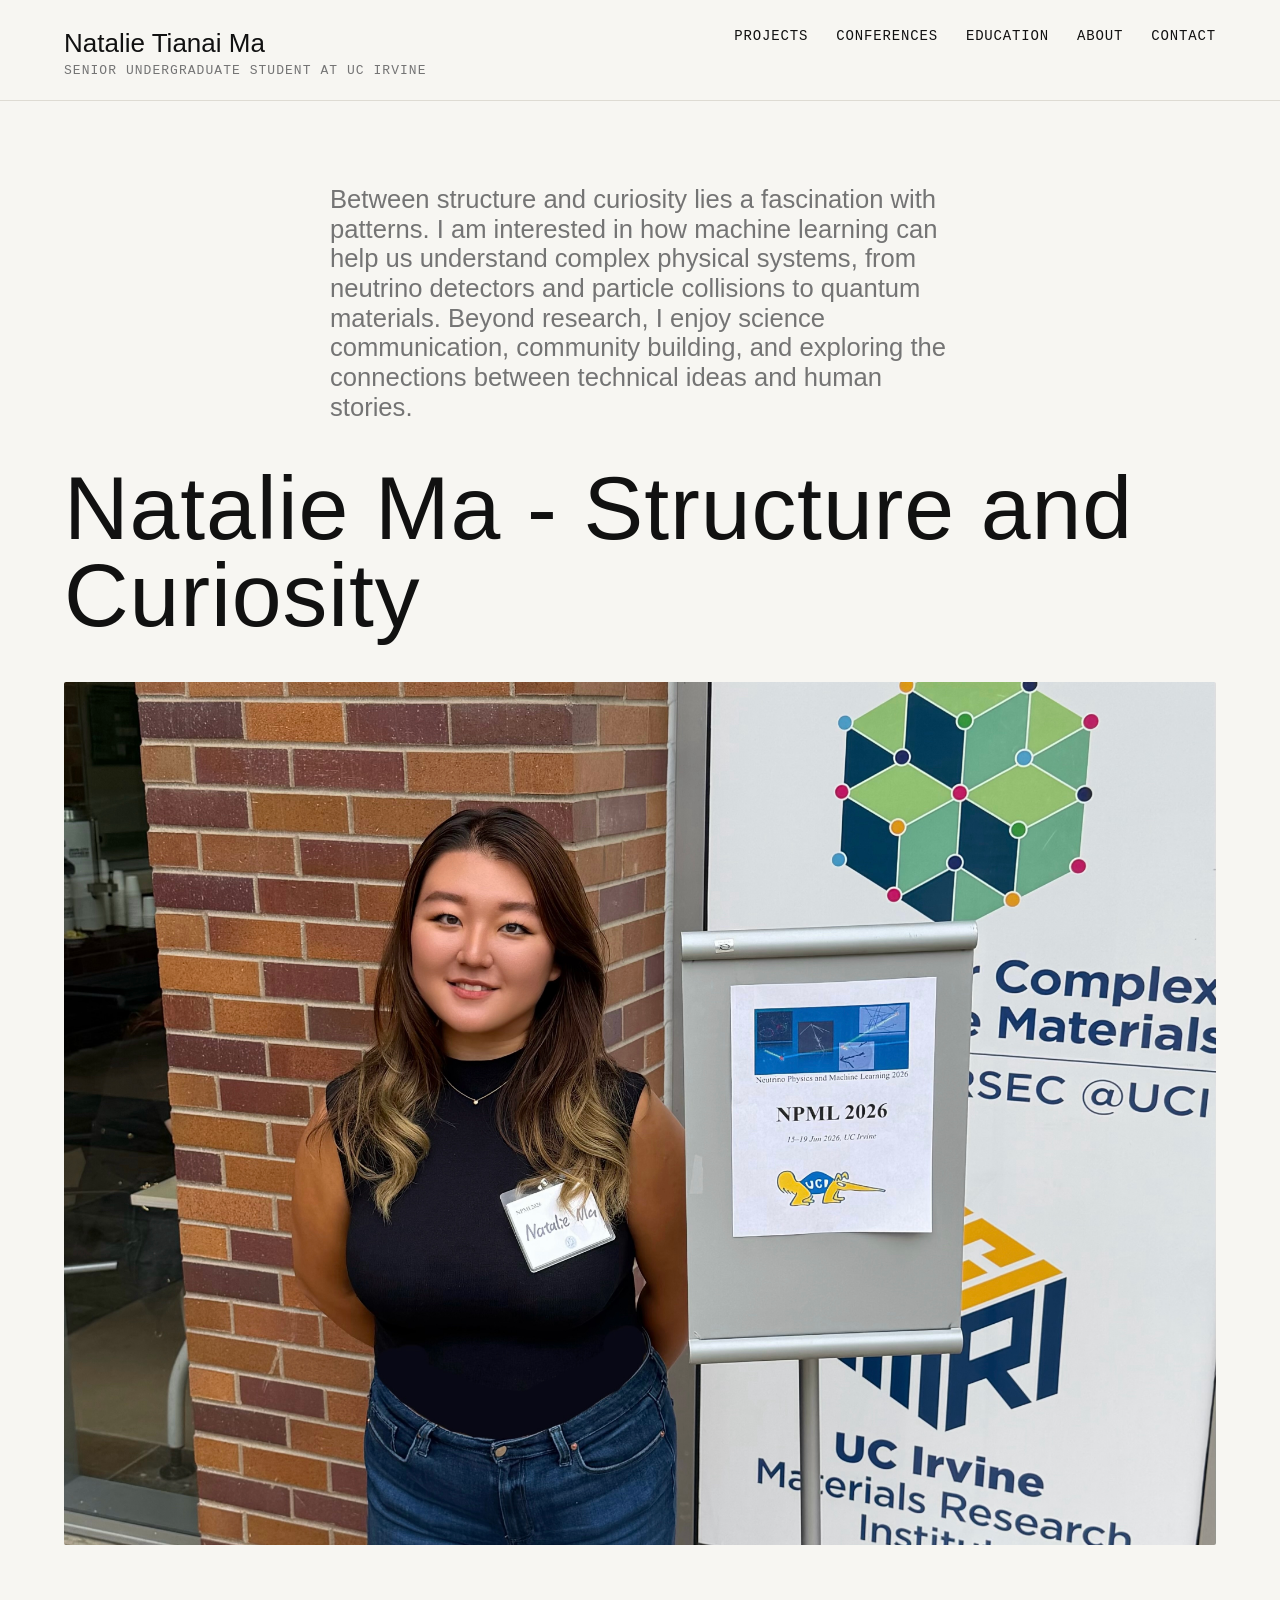
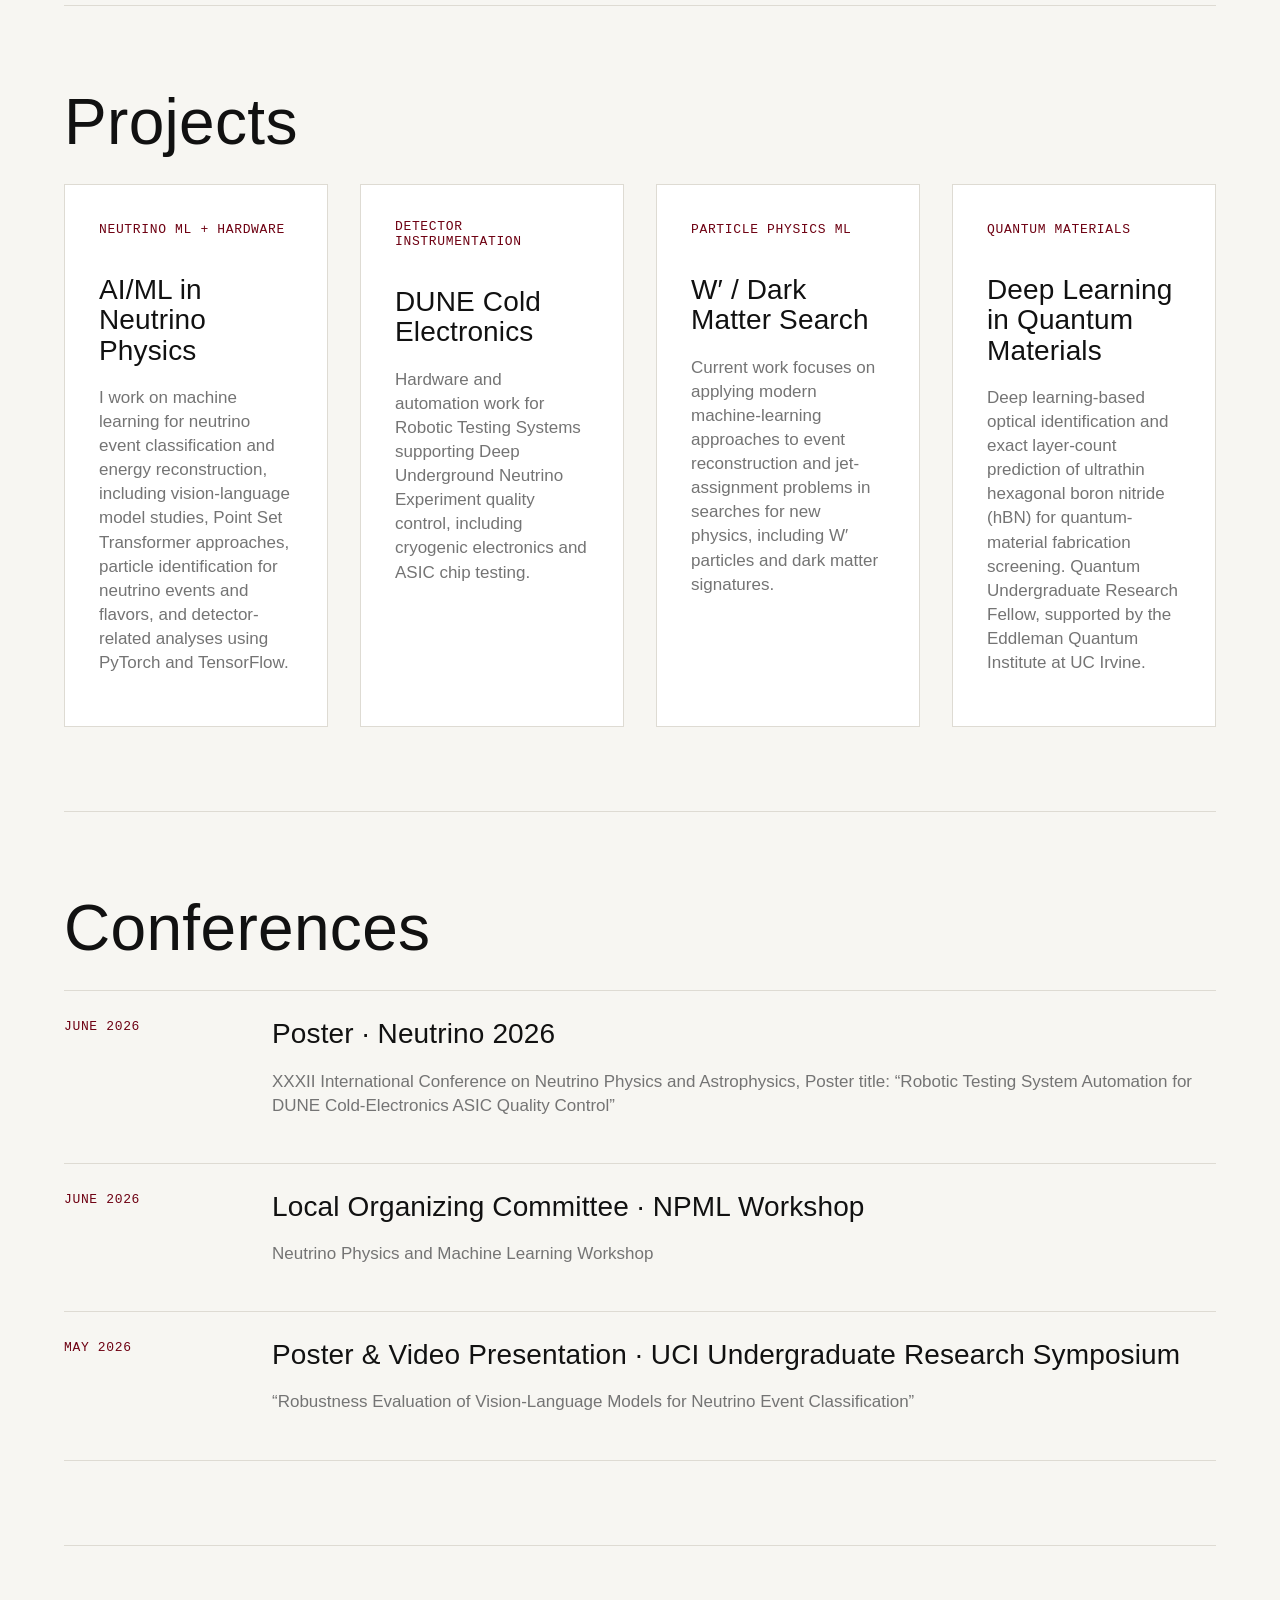
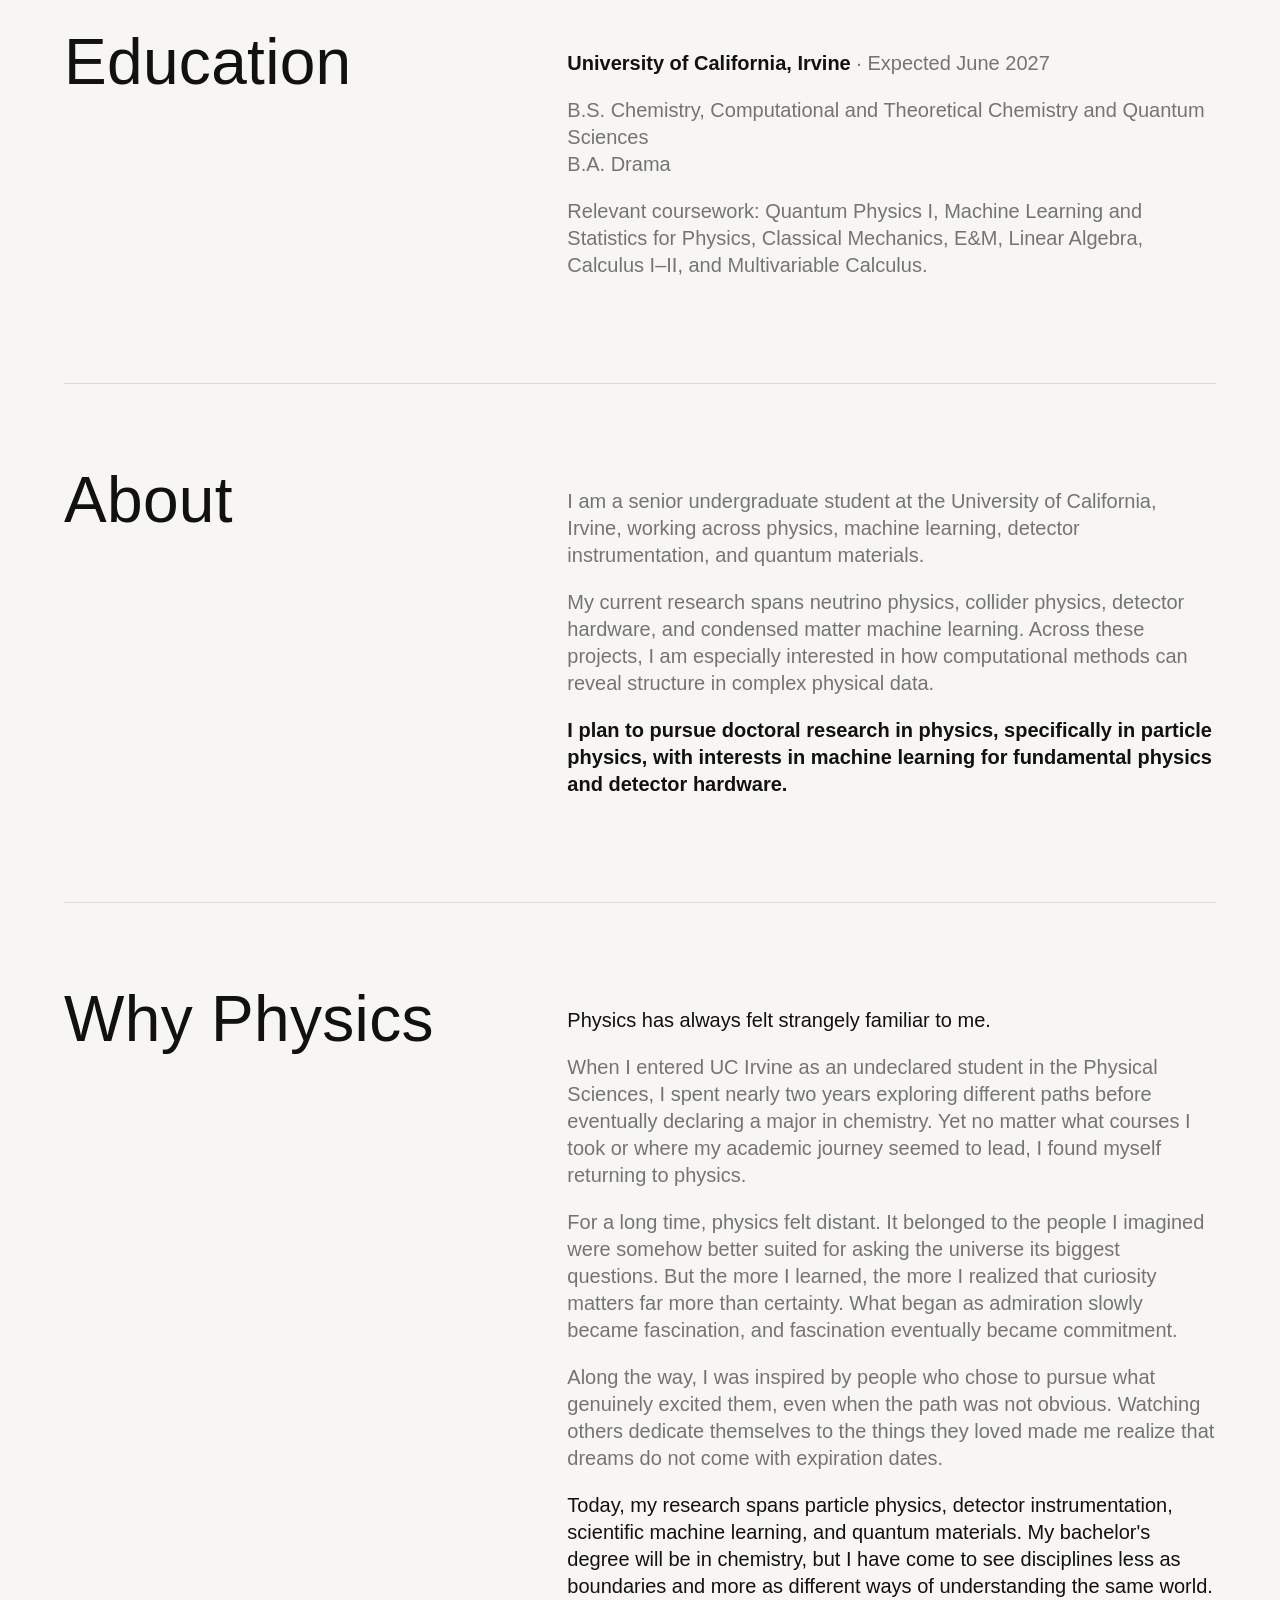
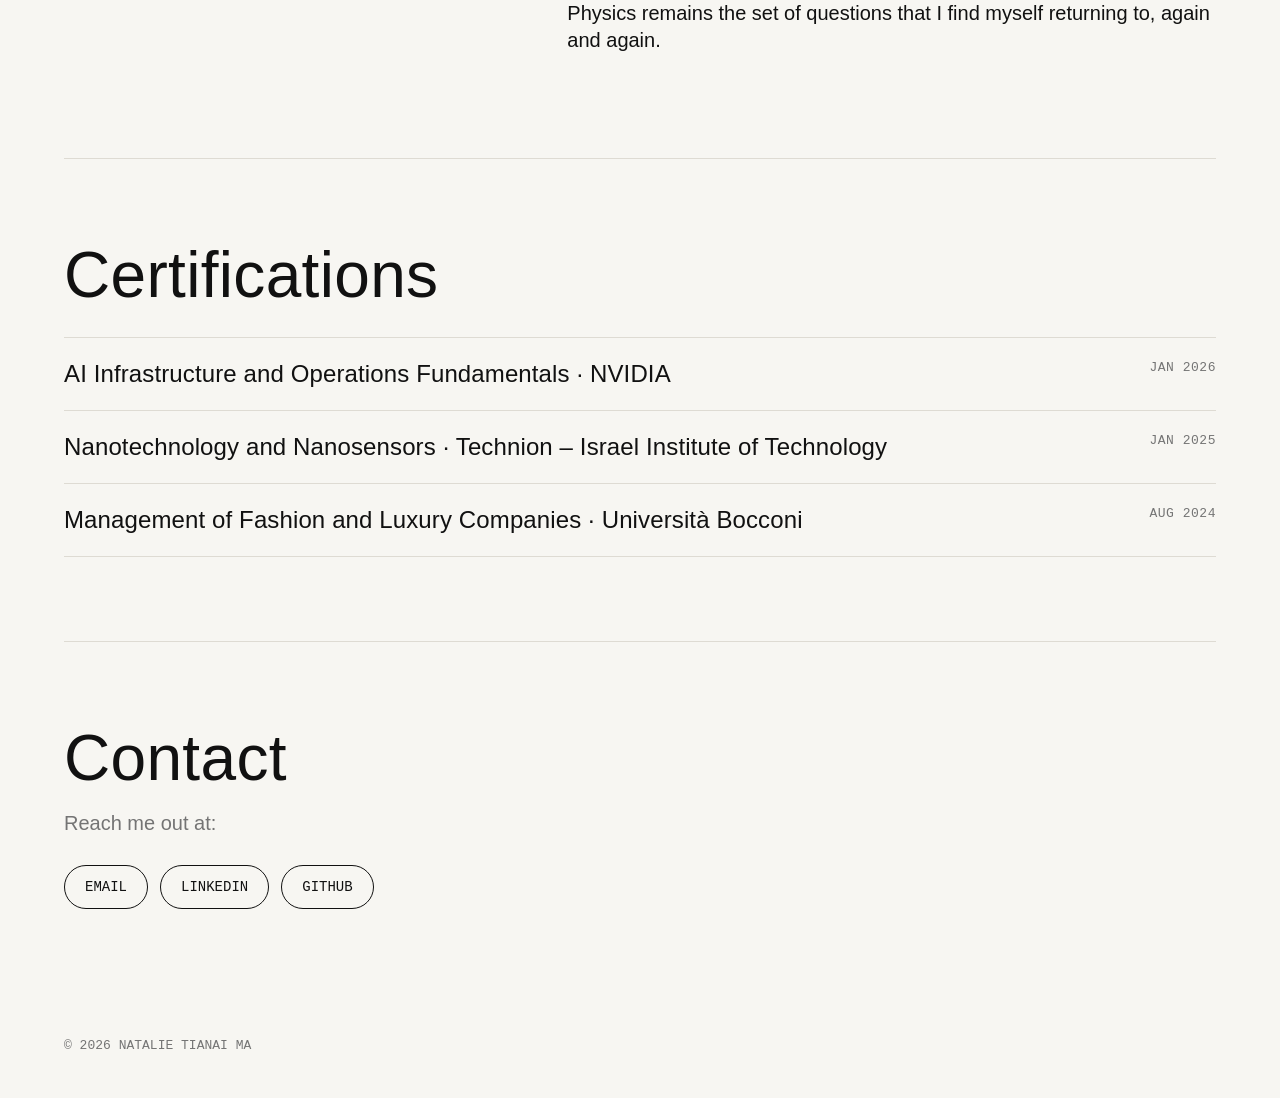
<file: index.html>
<!doctype html>
<html lang="en">
<head>
 <!-- Google tag (gtag.js) -->
<script async src="https://www.googletagmanager.com/gtag/js?id=G-79E48ZC0SK"></script>
<script>
  window.dataLayer = window.dataLayer || [];
  function gtag(){dataLayer.push(arguments);}
  gtag('js', new Date());

  gtag('config', 'G-79E48ZC0SK');
</script>
  
  <meta charset="utf-8" />
  <meta name="viewport" content="width=device-width, initial-scale=1" />
  <title>Natalie Tianai Ma</title>
  <meta name="description" content="I am Natalie Ma, a senior undergraduate student at UC Irvine working across physics, machine learning, neutrino detectors, collider physics, detector instrumentation, and quantum materials." />
  <link rel="stylesheet" href="style.css" />
</head>
<body>
  <header class="nav">
    <div>
      <a class="name" href="#top">Natalie Tianai Ma</a>
      <div class="subtitle">Senior Undergraduate Student at UC Irvine</div>
    </div>
    <nav>
      <a href="#projects">Projects</a>
      <a href="#conferences">Conferences</a>
      <a href="#education">Education</a>
      <a href="#about">About</a>
      <a href="#contact">Contact</a>
    </nav>
  </header>

  <main id="top">
    <section class="hero">
      <p class="manifesto">Between structure and curiosity lies a fascination with patterns. I am interested in how machine learning can help us understand complex physical systems, from neutrino detectors and particle collisions to quantum materials. Beyond research, I enjoy science communication, community building, and exploring the connections between technical ideas and human stories.</p>
      <h1>Natalie Ma - 
        Structure and Curiosity </h1>
     <img src="assets/pfsnpfp.jpg" alt="Natalie Ma" class="hero-image">
    </section>

    <section id="projects" class="section">
      <div class="section-title">
        <h2>Projects</h2>
      </div>
      <div class="grid">
        <article class="card">
          <span class="tag">Neutrino ML + Hardware</span>
          <h3>AI/ML in Neutrino Physics</h3>
          <p>I work on machine learning for neutrino event classification and energy reconstruction, including vision-language model studies, Point Set Transformer approaches, particle identification for neutrino events and flavors, and detector-related analyses using PyTorch and TensorFlow.</p>
        </article>
        <article class="card">
          <span class="tag">Detector Instrumentation</span>
          <h3>DUNE Cold Electronics</h3>
          <p>Hardware and automation work for Robotic Testing Systems supporting Deep Underground Neutrino Experiment quality control, including cryogenic electronics and ASIC chip testing.</p>
        </article>
        <article class="card">
          <span class="tag">Particle Physics ML</span>
          <h3>W′ / Dark Matter Search</h3>
          <p>Current work focuses on applying modern machine-learning approaches to event reconstruction and jet-assignment problems in searches for new physics, including W′ particles and dark matter signatures.</p>
        </article>
        <article class="card">
          <span class="tag">Quantum Materials</span>
          <h3>Deep Learning in Quantum Materials</h3>
          <p>Deep learning-based optical identification and exact layer-count prediction of ultrathin hexagonal boron nitride (hBN) for quantum-material fabrication screening. Quantum Undergraduate Research Fellow, supported by the Eddleman Quantum Institute at UC Irvine.</p>
        </article>
      </div>
    </section>

    <section id="conferences" class="section">
      <div class="section-title">
        <h2>Conferences</h2>
      </div>
      <div class="timeline">
        <div class="item">
          <div class="date">June 2026</div>
          <div>
            <h3>Poster · Neutrino 2026</h3>
            <p>XXXII International Conference on Neutrino Physics and Astrophysics, Poster title: “Robotic Testing System Automation for DUNE Cold-Electronics ASIC Quality Control” </p>
          </div>
        </div>
        <div class="item">
          <div class="date">June 2026</div>
          <div>
            <h3>Local Organizing Committee · NPML Workshop</h3>
            <p>Neutrino Physics and Machine Learning Workshop</p>
          </div>
        </div>
        <div class="item">
          <div class="date">May 2026</div>
          <div>
            <h3><a href="https://uciurop.infoready4.com/#learnMore/65572" target="_blank" rel="noopener">Poster & Video Presentation · UCI Undergraduate Research Symposium</a></h3>
            <p>“Robustness Evaluation of Vision-Language Models for Neutrino Event Classification”</p>
          </div>
        </div>
      </div>
    </section>

    <section id="education" class="section two-col">
      <div>
        <h2>Education</h2>
      </div>
      <div>
        <p><strong>University of California, Irvine</strong> · Expected June 2027</p>
        <p>B.S. Chemistry, Computational and Theoretical Chemistry and Quantum Sciences<br />B.A. Drama</p>
        <p class="small-text">Relevant coursework: Quantum Physics I, Machine Learning and Statistics for Physics, Classical Mechanics, E&amp;M, Linear Algebra, Calculus I–II, and Multivariable Calculus.</p>
      </div>
    </section>

    
<section id="about" class="section two-col">
      <div>
        <h2>About</h2>
      </div>
      <div>
        <p>I am a senior undergraduate student at the University of California, Irvine, working across physics, machine learning, detector instrumentation, and quantum materials.</p>
        <p>My current research spans neutrino physics, collider physics, detector hardware, and condensed matter machine learning. Across these projects, I am especially interested in how computational methods can reveal structure in complex physical data.</p>
        <p><strong>I plan to pursue doctoral research in physics, specifically in particle physics, with interests in machine learning for fundamental physics and detector hardware.</strong></p>
      </div>
    </section>

    <section id="whyphysics" class="section two-col">
      <div>
        <h2>Why Physics</h2>
      </div>
      <div>
        <p class="why-emphasis">Physics has always felt strangely familiar to me.</p>
        <p>When I entered UC Irvine as an undeclared student in the Physical Sciences, I spent nearly two years exploring different paths before eventually declaring a major in chemistry. Yet no matter what courses I took or where my academic journey seemed to lead, I found myself returning to physics.</p>
        <p>For a long time, physics felt distant. It belonged to the people I imagined were somehow better suited for asking the universe its biggest questions. But the more I learned, the more I realized that curiosity matters far more than certainty. What began as admiration slowly became fascination, and fascination eventually became commitment.</p>
        <p>Along the way, I was inspired by people who chose to pursue what genuinely excited them, even when the path was not obvious. Watching others dedicate themselves to the things they loved made me realize that dreams do not come with expiration dates.</p>
        <p class="why-emphasis">Today, my research spans particle physics, detector instrumentation, scientific machine learning, and quantum materials. My bachelor's degree will be in chemistry, but I have come to see disciplines less as boundaries and more as different ways of understanding the same world. Physics remains the set of questions that I find myself returning to, again and again.</p>
      </div>
    </section>

    <section id="certifications" class="section">
      <div class="section-title">
        <h2>Certifications</h2>
      </div>
      <div class="journal-list">
        <a href="#">AI Infrastructure and Operations Fundamentals · NVIDIA <span>Jan 2026</span></a>
        <a href="#">Nanotechnology and Nanosensors · Technion – Israel Institute of Technology <span>Jan 2025</span></a>
        <a href="#">Management of Fashion and Luxury Companies · Università Bocconi <span>Aug 2024</span></a>
      </div>
    </section>

    <section id="contact" class="section contact">
      <h2>Contact</h2>
      <p>Reach me out at:</p>
      <div class="links">
        <a href="mailto:tianaim1@uci.edu">Email</a>
        <a href="https://www.linkedin.com/in/natalie-ma-72188a346/" target="_blank" rel="noopener">LinkedIn</a>
        <a href="https://github.com/natalietma" target="_blank" rel="noopener">GitHub</a>
      </div>
    </section>
  </main>

  <footer>
    <p>© <span id="year"></span> Natalie Tianai Ma</p>
  </footer>
  <script>document.getElementById('year').textContent = new Date().getFullYear();</script>
</body>
</html>
</file>
<file: style.css>
:root {
  --bg: #f7f6f2;
  --text: #111;
  --muted: #747474;
  --line: #dedbd3;
  --red: #6e0012;
  --card: #ffffff;
}

* { box-sizing: border-box; }
* { font-kerning: normal; text-rendering: optimizeLegibility; }

html { scroll-behavior: smooth; }

body {
  margin: 0;
  font-family: Arial, Helvetica, sans-serif;
  background: var(--bg);
  color: var(--text);
}

.nav {
  position: sticky;
  top: 0;
  z-index: 10;
  background: rgba(247,246,242,0.92);
  backdrop-filter: blur(10px);
  display: flex;
  justify-content: space-between;
  align-items: flex-start;
  padding: 28px 5vw 22px;
  border-bottom: 1px solid var(--line);
}

.name {
  color: var(--text);
  text-decoration: none;
  font-size: 26px;
  letter-spacing: 0;
}

.subtitle {
  margin-top: 4px;
  color: var(--muted);
  text-transform: uppercase;
  font-size: 13px;
  letter-spacing: 0.08em;
  font-family: 'Courier New', monospace;
}

nav {
  display: flex;
  gap: 28px;
  flex-wrap: wrap;
  justify-content: flex-end;
}

nav a {
  color: var(--text);
  text-decoration: none;
  text-transform: uppercase;
  font-size: 14px;
  letter-spacing: 0.06em;
  font-family: 'Courier New', monospace;
}

main { padding: 0 5vw; }

.hero { padding: 84px 0 60px; }

.manifesto {
  max-width: 620px;
  margin: 0 auto 42px;
  color: var(--muted);
  font-size: clamp(21px, 2vw, 30px);
  line-height: 1.16;
  letter-spacing: 0;
}

h1 {
  font-size: clamp(46px, 7vw, 112px);
  line-height: .98;
  letter-spacing: 0.01em;
  font-weight: 500;
  margin: 0 0 42px;
  max-width: 1200px;
}

.hero-image {
  width: 100%;
  height: auto;
  display: block;
  object-fit: contain;
  border-radius: 2px;
}

.section {
  padding: 84px 0;
  border-top: 1px solid var(--line);
}

.section-title {
  display: flex;
  justify-content: space-between;
  gap: 28px;
  align-items: end;
  margin-bottom: 30px;
}

h2 {
  font-size: clamp(36px, 5vw, 72px);
  line-height: 1;
  letter-spacing: 0.005em;
  font-weight: 500;
  margin: 0;
}

.section-title p,
.two-col p,
.contact p {
  color: var(--muted);
  font-size: 20px;
  line-height: 1.35;
  max-width: 650px;
}

.grid {
  display: grid;
  grid-template-columns: repeat(4, 1fr);
  gap: 32px;
}

.card {
  background: var(--card);
  border: 1px solid var(--line);
  padding: 34px;
  min-height: 310px;
}

.tag {
  display: inline-block;
  font-family: 'Courier New', monospace;
  text-transform: uppercase;
  color: var(--red);
  font-size: 13px;
  letter-spacing: .05em;
  margin-bottom: 38px;
}

h3 {
  font-size: 28px;
  line-height: 1.08;
  letter-spacing: 0.005em;
  margin: 0 0 20px;
  font-weight: 500;
}

.card p {
  color: var(--muted);
  font-size: 17px;
  line-height: 1.42;
}

.two-col {
  display: grid;
  grid-template-columns: 1fr 1.4fr;
  gap: 40px;
}

.journal-list {
  border-top: 1px solid var(--line);
}

.journal-list a {
  display: flex;
  justify-content: space-between;
  gap: 20px;
  padding: 22px 0;
  border-bottom: 1px solid var(--line);
  color: var(--text);
  text-decoration: none;
  font-size: 24px;
  letter-spacing: 0.005em;
}

.journal-list span {
  color: var(--muted);
  font-family: 'Courier New', monospace;
  text-transform: uppercase;
  font-size: 13px;
  letter-spacing: .04em;
}

.timeline {
  border-top: 1px solid var(--line);
}

.item {
  display: grid;
  grid-template-columns: 180px 1fr;
  gap: 28px;
  padding: 28px 0;
  border-bottom: 1px solid var(--line);
}

.date {
  color: var(--red);
  font-family: 'Courier New', monospace;
  text-transform: uppercase;
  font-size: 13px;
  letter-spacing: .05em;
}

.item p,
.small-text {
  color: var(--muted);
  font-size: 17px;
  line-height: 1.42;
  margin-top: 0;
}

.item h3 a {
  color: var(--text);
  text-decoration: none;
}

.item h3 a:hover { text-decoration: underline; }

strong {
  font-weight: 600;
  color: var(--text);
}

.contact .links {
  display: flex;
  gap: 12px;
  flex-wrap: wrap;
  margin-top: 28px;
}

.links a {
  color: var(--text);
  text-decoration: none;
  border: 1px solid var(--text);
  border-radius: 999px;
  padding: 13px 20px;
  font-family: 'Courier New', monospace;
  text-transform: uppercase;
  font-size: 14px;
}

.links a:hover {
  background: var(--text);
  color: var(--bg);
}

footer {
  padding: 32px 5vw;
  color: var(--muted);
  font-family: 'Courier New', monospace;
  text-transform: uppercase;
  font-size: 13px;
}

.why-emphasis {
  color: var(--text) !important;
}

@media (max-width: 1100px) {
  .grid { grid-template-columns: repeat(2, 1fr); }
}

@media (max-width: 850px) {
  main { padding: 0 6vw; }

  .nav {
    position: static;
    flex-direction: column;
    gap: 20px;
    padding: 24px 6vw 18px;
  }

  .name { font-size: 24px; }

  .subtitle {
    font-size: 12px;
    line-height: 1.35;
  }

  nav {
    justify-content: flex-start;
    gap: 10px 16px;
    width: 100%;
  }

  nav a {
    font-size: 12px;
    letter-spacing: 0.055em;
  }

  .hero { padding: 48px 0 44px; }

  .manifesto {
    margin-left: 0;
    max-width: none;
    font-size: clamp(19px, 5.5vw, 25px);
    line-height: 1.22;
    margin-bottom: 34px;
  }

  h1 {
    font-size: clamp(42px, 11vw, 56px);
    line-height: 0.98;
    letter-spacing: 0.01em;
    margin-bottom: 28px;
  }

  .hero-image {
  width: 100%;
  height: min(68vw, 760px);
  min-height: 390px;
  display: block;
  object-fit: cover;
  object-position: center center;
  border-radius: 2px;
}

  .section { padding: 58px 0; }

  .section-title,
  .two-col {
    display: block;
  }

  .section-title { margin-bottom: 24px; }

  h2 {
    font-size: clamp(38px, 12vw, 56px);
    line-height: 1.04;
  }

  .section-title p,
  .two-col p,
  .contact p {
    font-size: 18px;
    line-height: 1.48;
  }

  .grid {
    grid-template-columns: 1fr;
    gap: 20px;
  }

  .card {
    padding: 28px;
    min-height: auto;
  }

  .tag {
    margin-bottom: 26px;
    font-size: 12px;
  }

  h3 {
    font-size: 26px;
    line-height: 1.1;
  }

  .card p,
  .item p,
  .small-text {
    font-size: 16.5px;
    line-height: 1.48;
  }

  .item {
    grid-template-columns: 1fr;
    gap: 8px;
    padding: 24px 0;
  }

  .journal-list a {
    font-size: 19px;
    flex-direction: column;
  }

  .contact .links { gap: 10px; }

  .links a {
    padding: 12px 17px;
    font-size: 13px;
  }

  footer { padding: 28px 6vw; }
}

@media (max-width: 520px) {
  .hero-image {
    width: 100%;
    height: auto;
    min-height: 0;
    object-fit: contain;
  }

  .card { padding: 24px; }

  nav a { font-size: 11.5px; }
}
</file>
